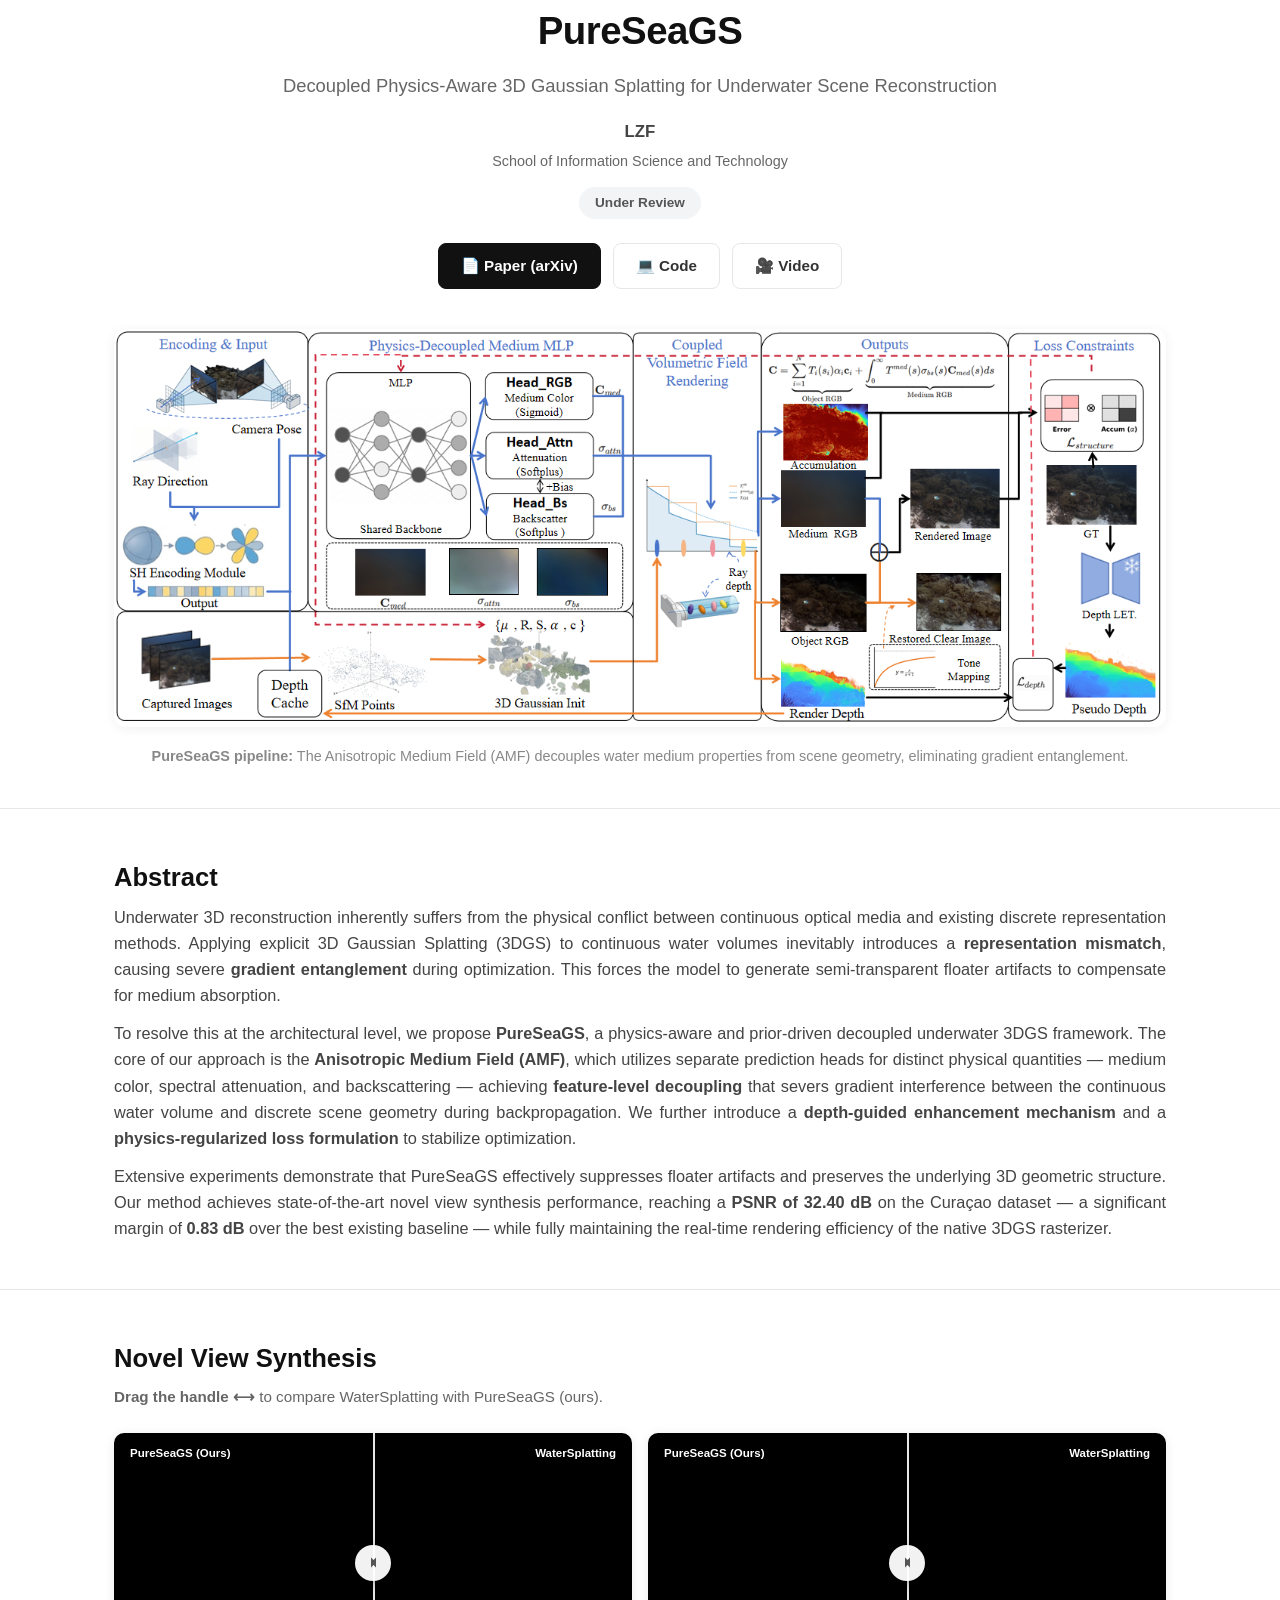
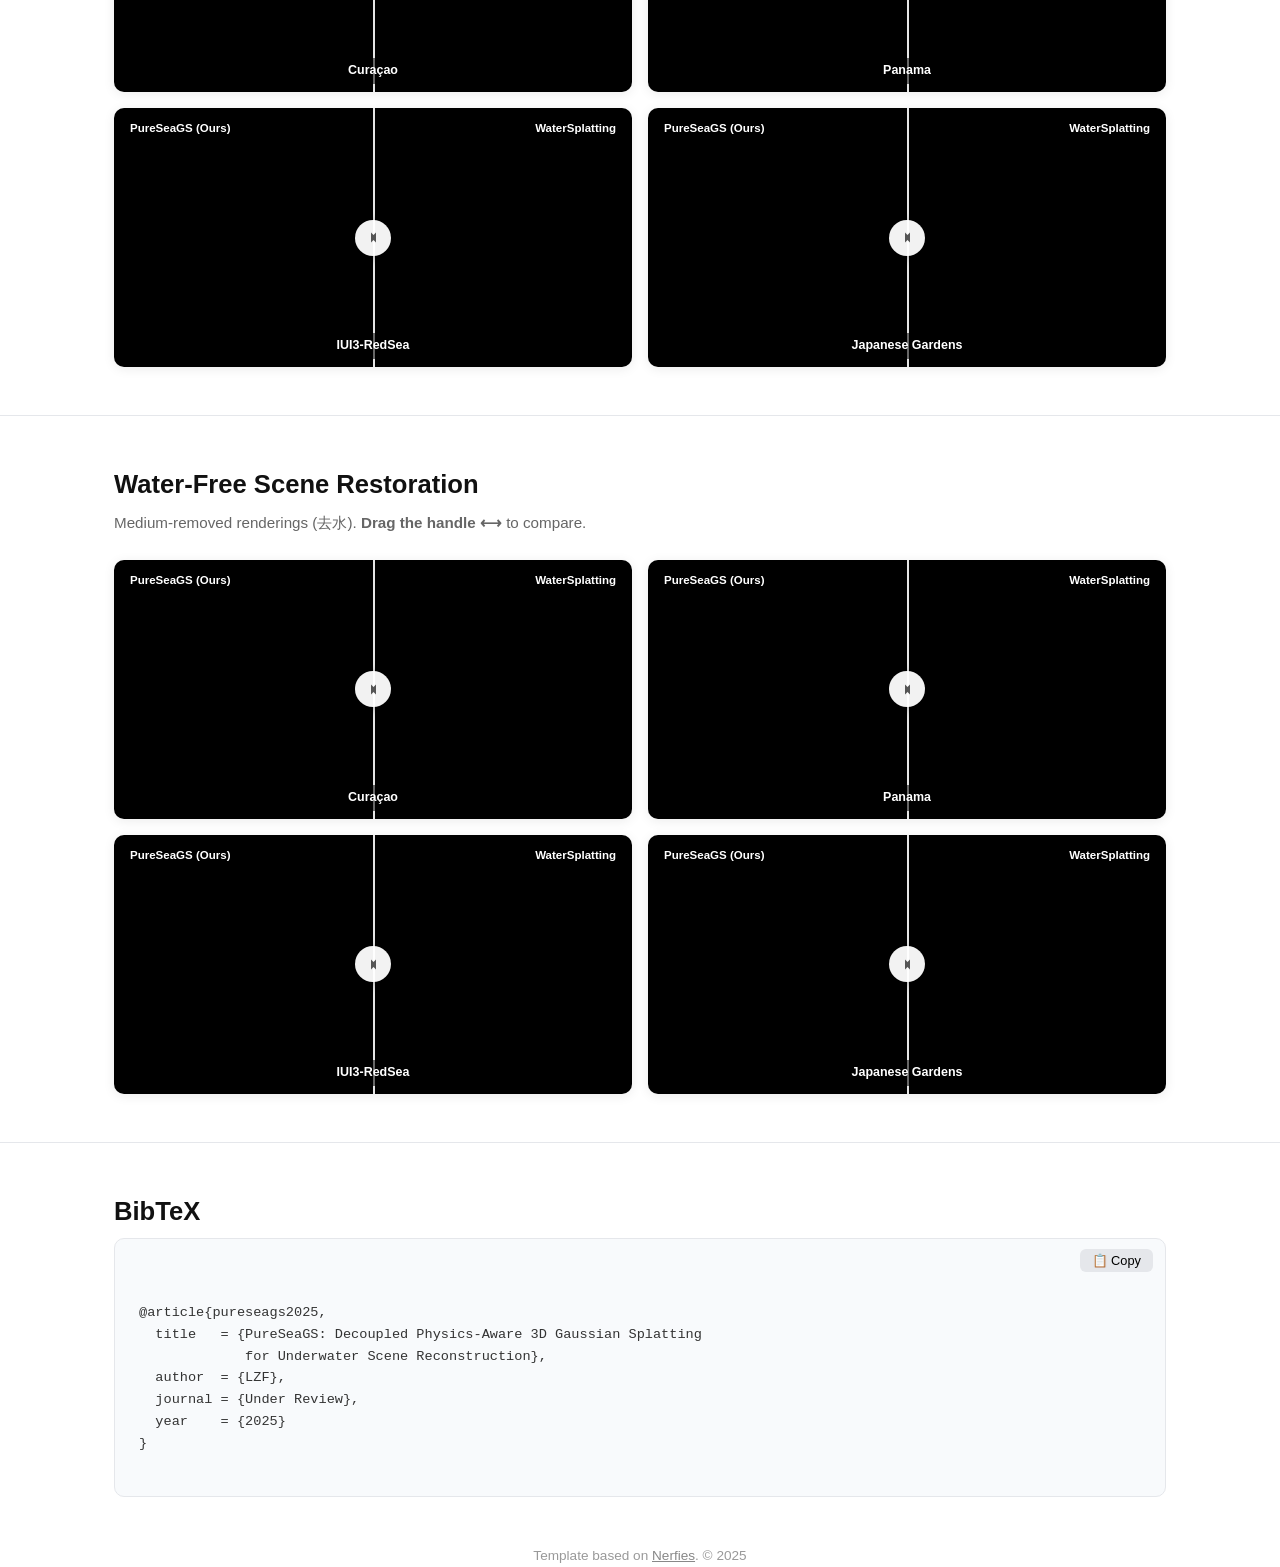
<file: index.html>
<!DOCTYPE html>
<html lang="en">
<head>
  <meta charset="UTF-8">
  <meta name="viewport" content="width=device-width, initial-scale=1.0">
  <meta name="description" content="PureSeaGS: Decoupled Physics-Aware 3D Gaussian Splatting for Underwater Scene Reconstruction">
  <title>PureSeaGS | Physics-Aware Underwater 3DGS</title>

  <style>
    *, *::before, *::after { box-sizing: border-box; margin: 0; padding: 0; }

    :root {
      --bg: #ffffff; --text: #333333; --text-muted: #666666;
      --accent: #2563eb; --border: #e5e7eb; --code-bg: #f8fafc;
      --max-width: 1100px;
    }

    body {
      font-family: -apple-system, BlinkMacSystemFont, 'Segoe UI', Roboto, 'Helvetica Neue', Arial, sans-serif;
      background: var(--bg); color: var(--text);
      line-height: 1.6; -webkit-font-smoothing: antialiased;
    }

    .container { max-width: var(--max-width); margin: 0 auto; padding: 0 24px; }

    /* === Header === */
    header { padding: 64px 0 24px; text-align: center; }
    header h1 { font-size: 2.4rem; font-weight: 700; color: #111; letter-spacing: -0.5px; }
    header .subtitle { font-size: 1.15rem; color: var(--text-muted); margin-top: 10px; font-weight: 400; }
    header .authors { font-size: 1.05rem; margin-top: 18px; color: #444; }
    header .affiliation { font-size: 0.9rem; color: var(--text-muted); margin-top: 4px; }
    header .venue { display: inline-block; margin-top: 14px; padding: 5px 16px; border-radius: 20px;
      background: #f3f4f6; font-size: 0.85rem; font-weight: 600; color: #555; }

    .btn-row { display: flex; justify-content: center; gap: 12px; margin-top: 24px; flex-wrap: wrap; }
    .btn {
      display: inline-flex; align-items: center; gap: 6px;
      padding: 10px 22px; border-radius: 8px; font-size: 0.95rem; font-weight: 600;
      text-decoration: none; transition: all 0.2s ease;
      border: 1.5px solid var(--border); color: #333; background: #fff;
    }
    .btn:hover { border-color: #bbb; background: #f9fafb; }
    .btn.primary { background: #111; color: #fff; border-color: #111; }
    .btn.primary:hover { background: #333; border-color: #333; }

    /* === Teaser === */
    .teaser { margin: 40px auto; text-align: center; }
    .teaser img { max-width: 100%; border-radius: 12px; box-shadow: 0 2px 12px rgba(0,0,0,0.06); }

    /* === Sections === */
    section { padding: 48px 0; border-top: 1px solid var(--border); }
    section h2 { font-size: 1.6rem; font-weight: 700; margin-bottom: 6px; color: #111; }
    section .section-subtitle { font-size: 0.95rem; color: var(--text-muted); margin-bottom: 24px; }
    section h3 { font-size: 1.1rem; font-weight: 600; margin: 32px 0 12px; color: #222; }

    .abstract p { font-size: 1.02rem; color: #444; text-align: justify; }

    /* ============================================= */
    /* === 2×2 VIDEO COMPARISON GRID =============== */
    /* ============================================= */
    .grid-2x2 {
      display: grid;
      grid-template-columns: 1fr 1fr;
      gap: 16px;
    }
    @media (max-width: 768px) {
      .grid-2x2 { grid-template-columns: 1fr; }
    }

    .slider-wrap {
      position: relative;
      width: 100%;
      border-radius: 10px;
      overflow: hidden;
      box-shadow: 0 2px 12px rgba(0,0,0,0.08);
      background: #000;
      cursor: ew-resize;
      user-select: none;
      -webkit-user-select: none;
      touch-action: none;
    }

    .slider-wrap .vid-base {
      display: block;
      width: 100%;
    }

    .slider-clip {
      position: absolute;
      top: 0; left: 0;
      height: 100%;
      overflow: hidden;
      pointer-events: none;
    }
    .slider-clip video {
      position: absolute;
      top: 0; left: 0;
      height: 100%;
      display: block;
    }

    .slider-line {
      position: absolute;
      top: 0; bottom: 0;
      width: 2px;
      background: rgba(255,255,255,0.9);
      pointer-events: none;
      z-index: 2;
    }

    .slider-handle {
      position: absolute;
      top: 50%;
      width: 36px; height: 36px;
      margin-left: -18px; margin-top: -18px;
      background: rgba(255,255,255,0.95);
      border-radius: 50%;
      display: flex; align-items: center; justify-content: center;
      pointer-events: none;
      z-index: 3;
      box-shadow: 0 2px 12px rgba(0,0,0,0.3);
    }
    .slider-handle svg { width: 15px; height: 15px; fill: #555; }

    .slider-label {
      position: absolute; top: 8px;
      padding: 3px 8px;
      font-size: 0.72rem; font-weight: 600;
      color: #fff;
      background: rgba(0,0,0,0.55);
      border-radius: 4px;
      pointer-events: none;
      z-index: 4;
    }
    .slider-label.left  { left: 8px; }
    .slider-label.right { right: 8px; }

    .scene-name {
      position: absolute; bottom: 8px; left: 50%;
      transform: translateX(-50%);
      padding: 3px 10px;
      font-size: 0.78rem; font-weight: 600;
      color: #fff;
      background: rgba(0,0,0,0.55);
      border-radius: 4px;
      pointer-events: none;
      z-index: 4;
      white-space: nowrap;
    }

    /* === BibTeX === */
    .bibtex-box { position: relative; background: var(--code-bg); border: 1px solid var(--border);
      border-radius: 10px; padding: 20px 24px; font-family: 'SF Mono', 'Fira Code', 'Cascadia Code', monospace;
      font-size: 0.85rem; overflow-x: auto; white-space: pre-wrap; word-break: break-all; }
    .copy-btn { position: absolute; top: 10px; right: 12px; padding: 4px 12px;
      font-size: 0.8rem; background: #e5e7eb; border: none; border-radius: 6px; cursor: pointer; }
    .copy-btn:hover { background: #d1d5db; }

    footer { text-align: center; padding: 32px 0 48px; font-size: 0.85rem; color: #999; }
    footer a { color: #888; }

    @media (max-width: 640px) {
      header h1 { font-size: 1.6rem; }
      .btn { padding: 8px 16px; font-size: 0.85rem; }
      .slider-handle { width: 36px; height: 36px; margin-left: -18px; margin-top: -18px; }
    }
  </style>
</head>
<body>

<!-- ===== Header ===== -->
<header class="container">
  <h1>PureSeaGS</h1>
  <p class="subtitle">Decoupled Physics-Aware 3D Gaussian Splatting for Underwater Scene Reconstruction</p>
  <p class="authors"><strong>LZF</strong></p>
  <p class="affiliation">School of Information Science and Technology</p>
  <span class="venue">Under Review</span>

  <div class="btn-row">
    <a href="#" class="btn primary">📄 Paper (arXiv)</a>
    <a href="https://github.com/puresea-gs/pureseags" class="btn">💻 Code</a>
    <a href="#" class="btn">🎥 Video</a>
  </div>
</header>

<!-- ===== Teaser ===== -->
<div class="teaser container">
  <img src="pipeline.png" alt="PureSeaGS Pipeline" />
  <p style="color: #888; font-size: 0.9rem; margin-top: 10px;">
    <strong>PureSeaGS pipeline:</strong> The Anisotropic Medium Field (AMF) decouples water medium properties
    from scene geometry, eliminating gradient entanglement.
  </p>
</div>

<!-- ===== Abstract ===== -->
<section class="abstract">
  <div class="container">
    <h2>Abstract</h2>
    <p>
      Underwater 3D reconstruction inherently suffers from the physical conflict between continuous optical media
      and existing discrete representation methods. Applying explicit 3D Gaussian Splatting (3DGS) to continuous
      water volumes inevitably introduces a <strong>representation mismatch</strong>, causing severe
      <strong>gradient entanglement</strong> during optimization. This forces the model to generate semi-transparent
      floater artifacts to compensate for medium absorption.
    </p>
    <p style="margin-top:12px;">
      To resolve this at the architectural level, we propose <strong>PureSeaGS</strong>, a physics-aware and
      prior-driven decoupled underwater 3DGS framework. The core of our approach is the
      <strong>Anisotropic Medium Field (AMF)</strong>, which utilizes separate prediction heads for distinct
      physical quantities — medium color, spectral attenuation, and backscattering — achieving
      <strong>feature-level decoupling</strong> that severs gradient interference between the continuous water
      volume and discrete scene geometry during backpropagation. We further introduce a
      <strong>depth-guided enhancement mechanism</strong> and a <strong>physics-regularized loss formulation</strong>
      to stabilize optimization.
    </p>
    <p style="margin-top:12px;">
      Extensive experiments demonstrate that PureSeaGS effectively suppresses floater artifacts and preserves
      the underlying 3D geometric structure. Our method achieves state-of-the-art novel view synthesis performance,
      reaching a <strong>PSNR of 32.40 dB</strong> on the Cura&ccedil;ao dataset — a significant margin of
      <strong>0.83 dB</strong> over the best existing baseline — while fully maintaining the real-time rendering
      efficiency of the native 3DGS rasterizer.
    </p>
  </div>
</section>

<!-- ===== NVS 2×2 Comparison Grid ===== -->
<section>
  <div class="container">
    <h2>Novel View Synthesis</h2>
    <p class="section-subtitle">
      <strong>Drag the handle ⟷</strong> to compare WaterSplatting with PureSeaGS (ours).
    </p>

    <div class="grid-2x2">

      <!-- Curasao -->
      <div class="slider-wrap" id="s-curasao">
        <video class="vid-base" id="v-curasao-ws" src="videos/curasao_ws_slow.mp4" muted loop playsinline></video>
        <div class="slider-clip" id="clip-curasao">
          <video id="v-curasao-ps" src="videos/curasao_ps_slow.mp4" muted loop playsinline></video>
        </div>
        <div class="slider-line" id="line-curasao"></div>
        <div class="slider-handle" id="handle-curasao">
          <svg viewBox="0 0 24 24"><path d="M8 4l8 8-8 8z"/><path d="M16 4l-8 8 8 8z"/></svg>
        </div>
        <div class="slider-label left">PureSeaGS (Ours)</div>
        <div class="slider-label right">WaterSplatting</div>
        <div class="scene-name">Cura&ccedil;ao</div>
      </div>

      <!-- Panama -->
      <div class="slider-wrap" id="s-panama">
        <video class="vid-base" id="v-panama-ws" src="videos/panama_ws_slow.mp4" muted loop playsinline></video>
        <div class="slider-clip" id="clip-panama">
          <video id="v-panama-ps" src="videos/panama_ps_slow.mp4" muted loop playsinline></video>
        </div>
        <div class="slider-line" id="line-panama"></div>
        <div class="slider-handle" id="handle-panama">
          <svg viewBox="0 0 24 24"><path d="M8 4l8 8-8 8z"/><path d="M16 4l-8 8 8 8z"/></svg>
        </div>
        <div class="slider-label left">PureSeaGS (Ours)</div>
        <div class="slider-label right">WaterSplatting</div>
        <div class="scene-name">Panama</div>
      </div>

      <!-- IUI3 -->
      <div class="slider-wrap" id="s-iui3">
        <video class="vid-base" id="v-iui3-ws" src="videos/iui3_ws_slow.mp4" muted loop playsinline></video>
        <div class="slider-clip" id="clip-iui3">
          <video id="v-iui3-ps" src="videos/iui3_ps_slow.mp4" muted loop playsinline></video>
        </div>
        <div class="slider-line" id="line-iui3"></div>
        <div class="slider-handle" id="handle-iui3">
          <svg viewBox="0 0 24 24"><path d="M8 4l8 8-8 8z"/><path d="M16 4l-8 8 8 8z"/></svg>
        </div>
        <div class="slider-label left">PureSeaGS (Ours)</div>
        <div class="slider-label right">WaterSplatting</div>
        <div class="scene-name">IUI3-RedSea</div>
      </div>

      <!-- Japanese Gardens -->
      <div class="slider-wrap" id="s-japanese">
        <video class="vid-base" id="v-japanese-ws" src="videos/japanese_ws_slow.mp4" muted loop playsinline></video>
        <div class="slider-clip" id="clip-japanese">
          <video id="v-japanese-ps" src="videos/japanese_ps_slow.mp4" muted loop playsinline></video>
        </div>
        <div class="slider-line" id="line-japanese"></div>
        <div class="slider-handle" id="handle-japanese">
          <svg viewBox="0 0 24 24"><path d="M8 4l8 8-8 8z"/><path d="M16 4l-8 8 8 8z"/></svg>
        </div>
        <div class="slider-label left">PureSeaGS (Ours)</div>
        <div class="slider-label right">WaterSplatting</div>
        <div class="scene-name">Japanese Gardens</div>
      </div>

    </div>
  </div>
</section>

<!-- ===== Water-Free Restoration 2×2 Grid ===== -->
<section>
  <div class="container">
    <h2>Water-Free Scene Restoration</h2>
    <p class="section-subtitle">
      Medium-removed renderings (去水). <strong>Drag the handle ⟷</strong> to compare.
    </p>

    <div class="grid-2x2">

      <!-- Curasao Clear -->
      <div class="slider-wrap" id="s-curasao-clear">
        <video class="vid-base" id="v-curasao-clear-ws" src="videos/curasao_ws_clear_slow.mp4" muted loop playsinline></video>
        <div class="slider-clip" id="clip-curasao-clear">
          <video id="v-curasao-clear-ps" src="videos/curasao_ps_clear_slow.mp4" muted loop playsinline></video>
        </div>
        <div class="slider-line" id="line-curasao-clear"></div>
        <div class="slider-handle" id="handle-curasao-clear">
          <svg viewBox="0 0 24 24"><path d="M8 4l8 8-8 8z"/><path d="M16 4l-8 8 8 8z"/></svg>
        </div>
        <div class="slider-label left">PureSeaGS (Ours)</div>
        <div class="slider-label right">WaterSplatting</div>
        <div class="scene-name">Cura&ccedil;ao</div>
      </div>

      <!-- Panama Clear -->
      <div class="slider-wrap" id="s-panama-clear">
        <video class="vid-base" id="v-panama-clear-ws" src="videos/panama_ws_clear_slow.mp4" muted loop playsinline></video>
        <div class="slider-clip" id="clip-panama-clear">
          <video id="v-panama-clear-ps" src="videos/panama_ps_clear_slow.mp4" muted loop playsinline></video>
        </div>
        <div class="slider-line" id="line-panama-clear"></div>
        <div class="slider-handle" id="handle-panama-clear">
          <svg viewBox="0 0 24 24"><path d="M8 4l8 8-8 8z"/><path d="M16 4l-8 8 8 8z"/></svg>
        </div>
        <div class="slider-label left">PureSeaGS (Ours)</div>
        <div class="slider-label right">WaterSplatting</div>
        <div class="scene-name">Panama</div>
      </div>

      <!-- IUI3 Clear -->
      <div class="slider-wrap" id="s-iui3-clear">
        <video class="vid-base" id="v-iui3-clear-ws" src="videos/iui3_ws_clear_slow.mp4" muted loop playsinline></video>
        <div class="slider-clip" id="clip-iui3-clear">
          <video id="v-iui3-clear-ps" src="videos/iui3_ps_clear_slow.mp4" muted loop playsinline></video>
        </div>
        <div class="slider-line" id="line-iui3-clear"></div>
        <div class="slider-handle" id="handle-iui3-clear">
          <svg viewBox="0 0 24 24"><path d="M8 4l8 8-8 8z"/><path d="M16 4l-8 8 8 8z"/></svg>
        </div>
        <div class="slider-label left">PureSeaGS (Ours)</div>
        <div class="slider-label right">WaterSplatting</div>
        <div class="scene-name">IUI3-RedSea</div>
      </div>

      <!-- Japanese Clear -->
      <div class="slider-wrap" id="s-japanese-clear">
        <video class="vid-base" id="v-japanese-clear-ws" src="videos/japanese_ws_clear_slow.mp4" muted loop playsinline></video>
        <div class="slider-clip" id="clip-japanese-clear">
          <video id="v-japanese-clear-ps" src="videos/japanese_ps_clear_slow.mp4" muted loop playsinline></video>
        </div>
        <div class="slider-line" id="line-japanese-clear"></div>
        <div class="slider-handle" id="handle-japanese-clear">
          <svg viewBox="0 0 24 24"><path d="M8 4l8 8-8 8z"/><path d="M16 4l-8 8 8 8z"/></svg>
        </div>
        <div class="slider-label left">PureSeaGS (Ours)</div>
        <div class="slider-label right">WaterSplatting</div>
        <div class="scene-name">Japanese Gardens</div>
      </div>

    </div>
  </div>
</section>

<!-- ===== BibTeX ===== -->
<section>
  <div class="container">
    <h2>BibTeX</h2>
    <div class="bibtex-box">
      <button class="copy-btn" onclick="navigator.clipboard.writeText(this.parentElement.textContent.replace('📋 Copy','').trim())">📋 Copy</button>
@article{pureseags2025,
  title   = {PureSeaGS: Decoupled Physics-Aware 3D Gaussian Splatting
             for Underwater Scene Reconstruction},
  author  = {LZF},
  journal = {Under Review},
  year    = {2025}
}
    </div>
  </div>
</section>

<footer class="container">
  <p>Template based on <a href="https://nerfies.github.io/">Nerfies</a>. &copy; 2025</p>
</footer>

<script>
(function() {
  const scenes = ['curasao', 'panama', 'iui3', 'japanese',
                   'curasao-clear', 'panama-clear', 'iui3-clear', 'japanese-clear'];

  scenes.forEach(scene => {
    const wrap   = document.getElementById('s-' + scene);
    const wsVid  = document.getElementById('v-' + scene + '-ws');
    const psVid  = document.getElementById('v-' + scene + '-ps');
    const clip   = document.getElementById('clip-' + scene);
    const line   = document.getElementById('line-' + scene);
    const handle = document.getElementById('handle-' + scene);

    if (!wrap || !wsVid || !psVid) return;

    let fraction = 0.5; // 0 = all WS (PS hidden), 1 = all PS (WS hidden)
    let dragging = false;

    // Left edge of PS overlay = slider position
    // fraction=0 → overlay width 0% → all WS
    // fraction=1 → overlay width 100% → all PS
    function updateClip() {
      var w = wrap.offsetWidth;
      psVid.style.width = w + 'px';
      clip.style.width = (fraction * 100) + '%';
      clip.style.clipPath = 'none';
      line.style.left = (fraction * 100) + '%';
      handle.style.left = (fraction * 100) + '%';
    }
    updateClip();
    window.addEventListener('resize', updateClip);

    let retryTimer = null;

    function keepOursPlaying() {
      if (wsVid.paused || !psVid.paused || psVid.ended || psVid.readyState < HTMLMediaElement.HAVE_CURRENT_DATA) return;
      const playPromise = psVid.play();
      if (playPromise && typeof playPromise.catch === 'function') {
        playPromise.catch(function() {});
      }
    }

    function retryOursPlayback() {
      clearTimeout(retryTimer);
      retryTimer = setTimeout(function() {
        if (!wsVid.paused) keepOursPlaying();
      }, 150);
    }

    // --- Sync: rAF continuous sync (WS master → PS slave), drift-proof ---
    function syncLoop() {
      if (!dragging && !wsVid.paused &&
          psVid.readyState >= HTMLMediaElement.HAVE_CURRENT_DATA && !psVid.seeking) {
        const drift = psVid.currentTime - wsVid.currentTime;
        if (Math.abs(drift) > 0.25) {
          psVid.currentTime = wsVid.currentTime;
          psVid.playbackRate = 1;
        } else {
          const targetRate = Math.abs(drift) < 0.03 ? 1 : (drift < 0 ? 1.02 : 0.98);
          if (psVid.playbackRate !== targetRate) psVid.playbackRate = targetRate;
        }
        keepOursPlaying();
      }
      requestAnimationFrame(syncLoop);
    }
    syncLoop();

    // Event-based sync for play/pause coordination
    wsVid.addEventListener('play',  function() {
      if (psVid.readyState >= HTMLMediaElement.HAVE_CURRENT_DATA) {
        psVid.currentTime = wsVid.currentTime;
      }
      keepOursPlaying();
    });
    wsVid.addEventListener('pause', function() { psVid.pause(); psVid.playbackRate = 1; });
    ['canplay', 'canplaythrough', 'loadeddata', 'playing', 'progress', 'stalled', 'waiting'].forEach(function(eventName) {
      psVid.addEventListener(eventName, retryOursPlayback);
    });

    // --- Pointer / touch drag ---
    function pointerToFraction(e) {
      const rect = wrap.getBoundingClientRect();
      const x = e.touches ? e.touches[0].clientX : e.clientX;
      return Math.max(0.02, Math.min(0.98, (x - rect.left) / rect.width));
    }

    wrap.addEventListener('pointerdown', function(e) {
      dragging = true;
      wrap.setPointerCapture(e.pointerId);
      fraction = pointerToFraction(e);
      psVid.playbackRate = 1;
      updateClip();
    });

    wrap.addEventListener('pointermove', function(e) {
      if (!dragging) return;
      fraction = pointerToFraction(e);
      updateClip();
    });

    function stopDrag(e) {
      if (!dragging) return;
      dragging = false;
      wrap.releasePointerCapture(e.pointerId);
      psVid.playbackRate = 1;
    }
    wrap.addEventListener('pointerup', stopDrag);
    wrap.addEventListener('pointerleave', stopDrag);

    // --- Start playing loop ---
    wsVid.loop = true;
    psVid.loop = true;
    wsVid.play().catch(function() {});
    psVid.play().catch(function() {});
  });
})();
</script>

</body>
</html>
</file>
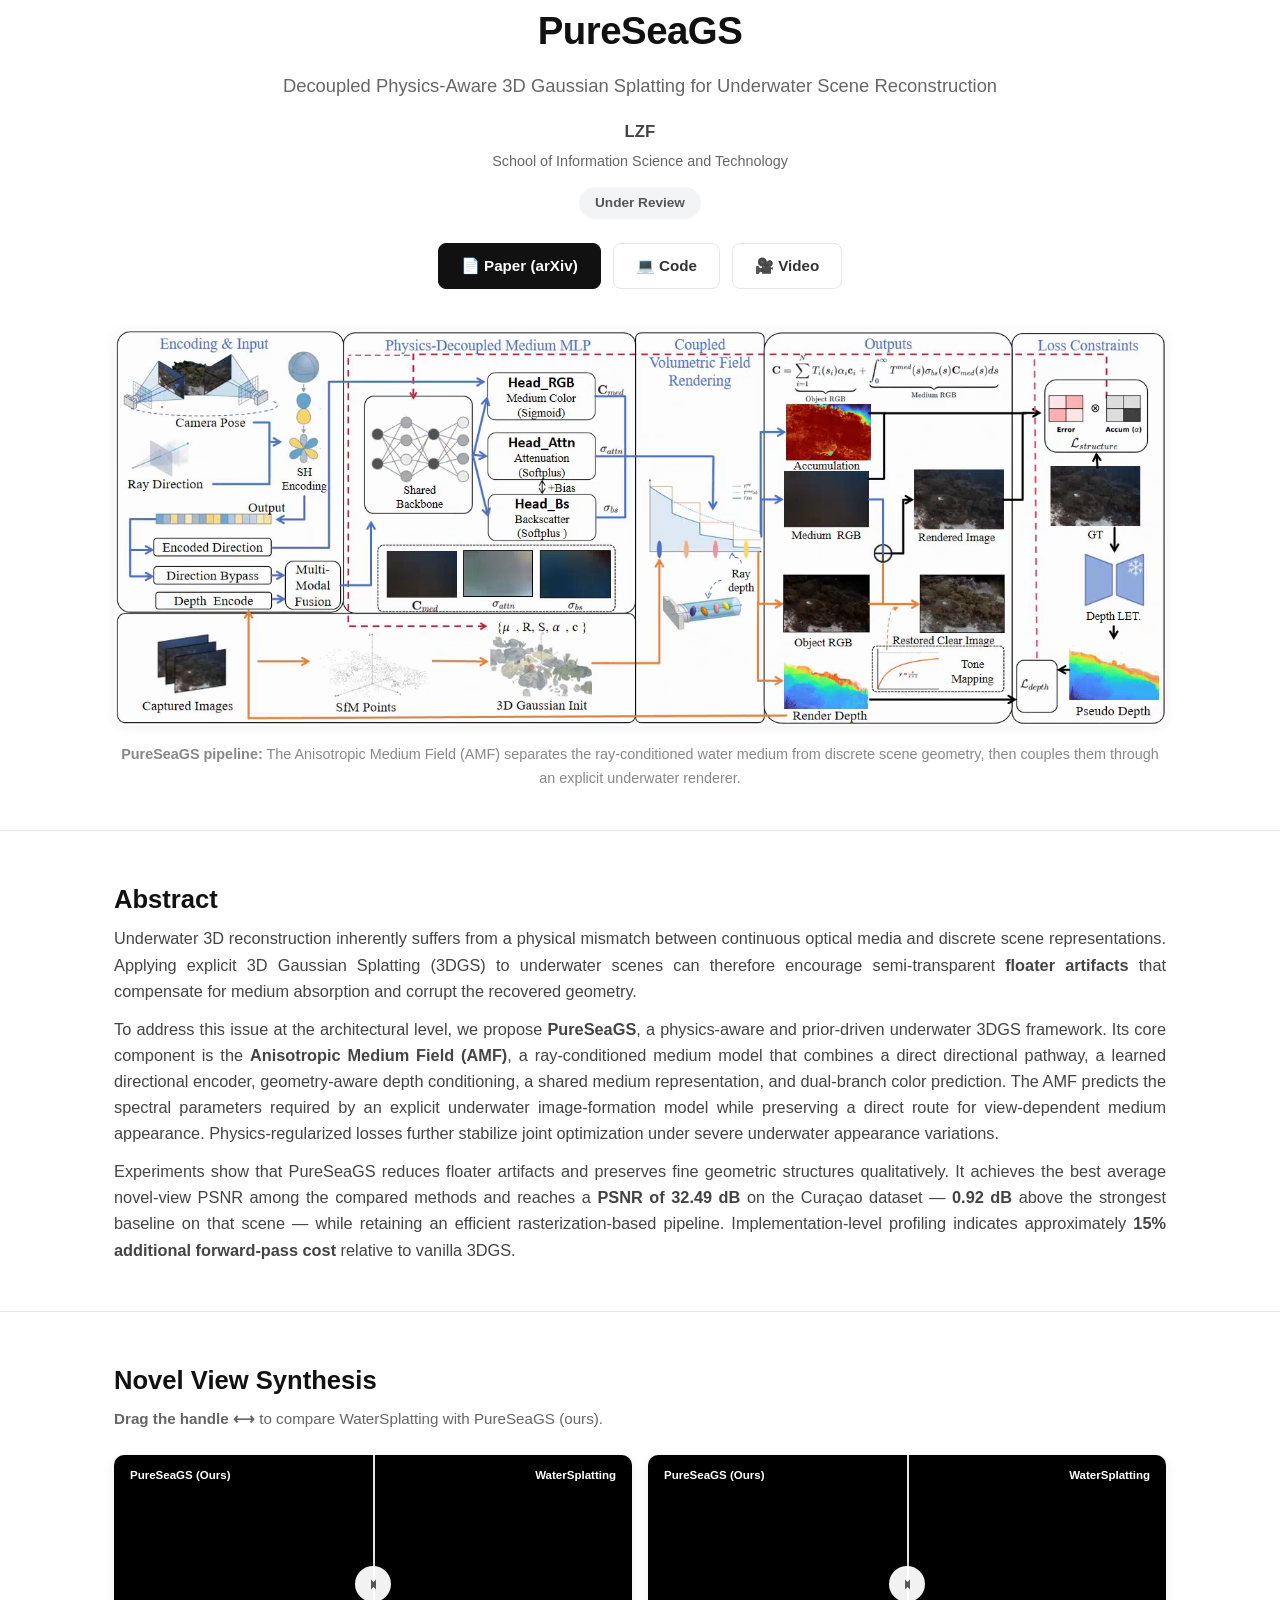
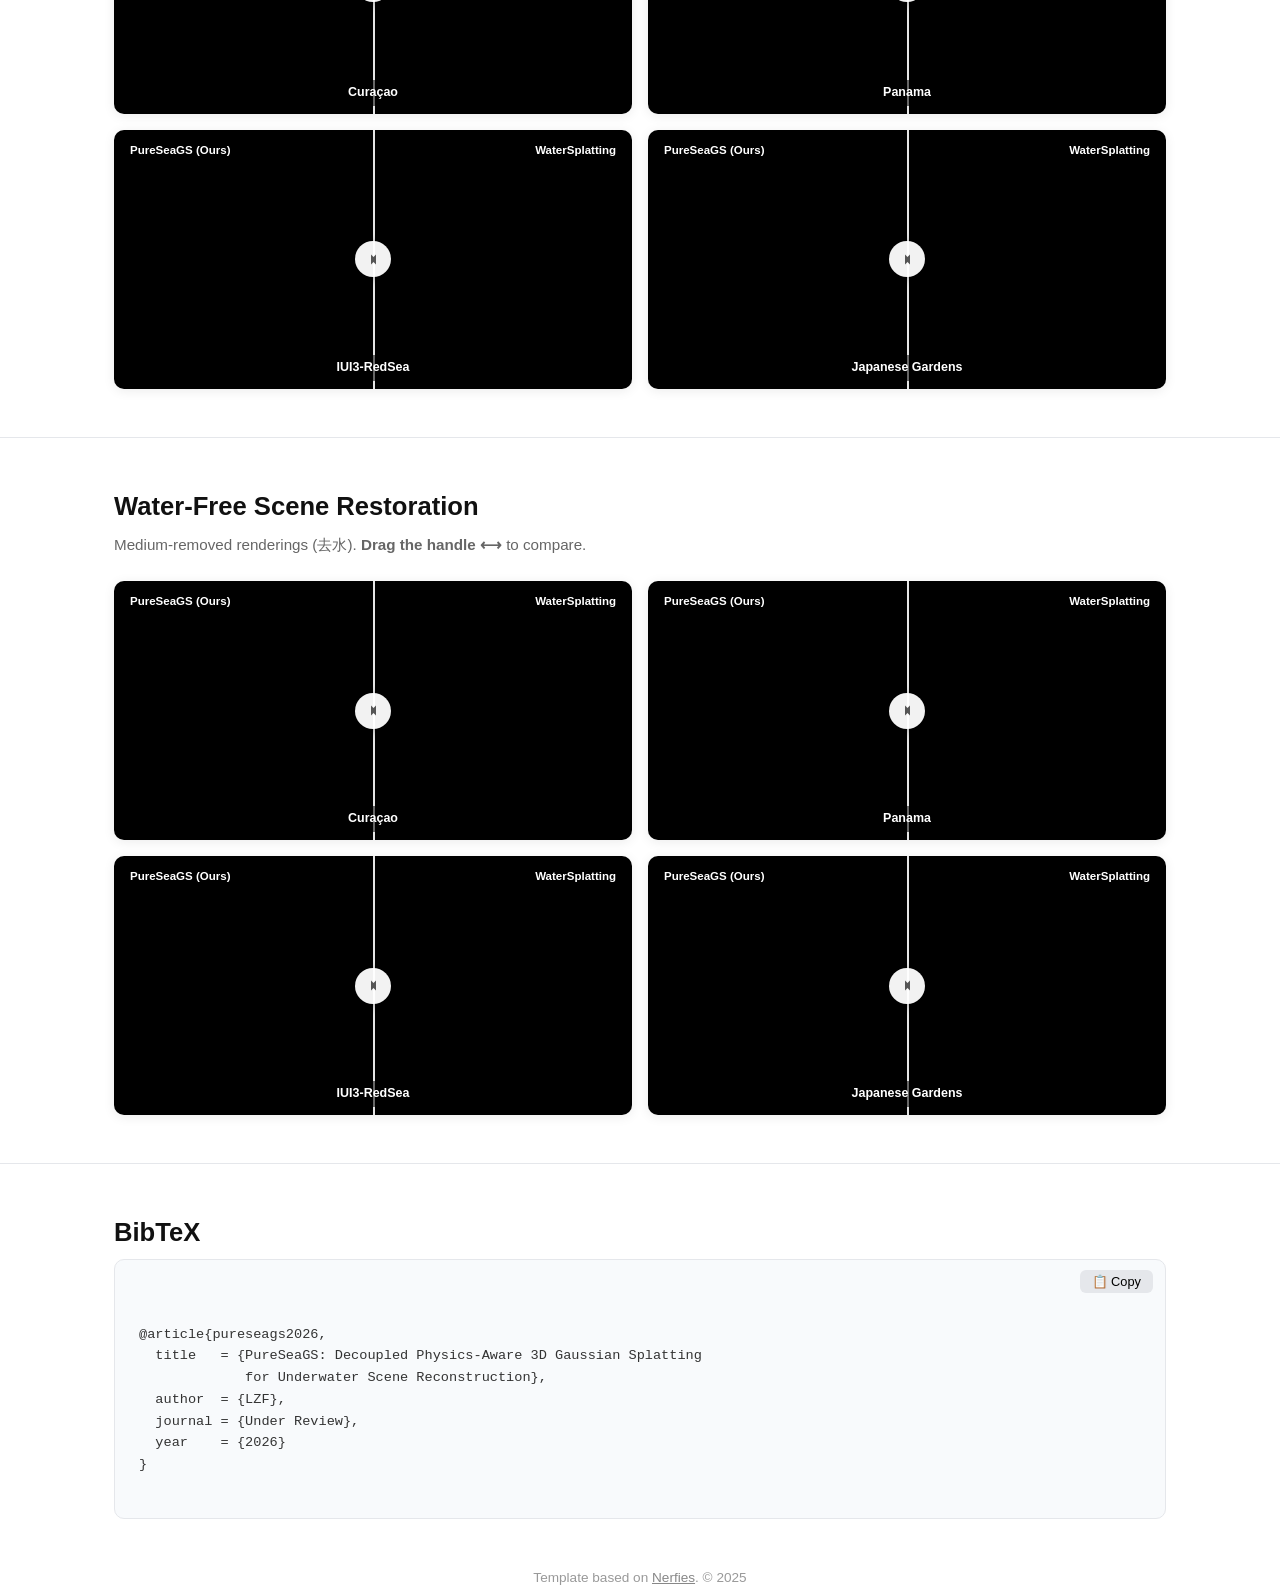
<file: docs/index.html>
<!DOCTYPE html>
<html lang="en">
<head>
  <meta charset="UTF-8">
  <meta name="viewport" content="width=device-width, initial-scale=1.0">
  <meta name="description" content="PureSeaGS: Decoupled Physics-Aware 3D Gaussian Splatting for Underwater Scene Reconstruction">
  <title>PureSeaGS | Physics-Aware Underwater 3DGS</title>

  <style>
    *, *::before, *::after { box-sizing: border-box; margin: 0; padding: 0; }

    :root {
      --bg: #ffffff; --text: #333333; --text-muted: #666666;
      --accent: #2563eb; --border: #e5e7eb; --code-bg: #f8fafc;
      --max-width: 1100px;
    }

    body {
      font-family: -apple-system, BlinkMacSystemFont, 'Segoe UI', Roboto, 'Helvetica Neue', Arial, sans-serif;
      background: var(--bg); color: var(--text);
      line-height: 1.6; -webkit-font-smoothing: antialiased;
    }

    .container { max-width: var(--max-width); margin: 0 auto; padding: 0 24px; }

    /* === Header === */
    header { padding: 64px 0 24px; text-align: center; }
    header h1 { font-size: 2.4rem; font-weight: 700; color: #111; letter-spacing: -0.5px; }
    header .subtitle { font-size: 1.15rem; color: var(--text-muted); margin-top: 10px; font-weight: 400; }
    header .authors { font-size: 1.05rem; margin-top: 18px; color: #444; }
    header .affiliation { font-size: 0.9rem; color: var(--text-muted); margin-top: 4px; }
    header .venue { display: inline-block; margin-top: 14px; padding: 5px 16px; border-radius: 20px;
      background: #f3f4f6; font-size: 0.85rem; font-weight: 600; color: #555; }

    .btn-row { display: flex; justify-content: center; gap: 12px; margin-top: 24px; flex-wrap: wrap; }
    .btn {
      display: inline-flex; align-items: center; gap: 6px;
      padding: 10px 22px; border-radius: 8px; font-size: 0.95rem; font-weight: 600;
      text-decoration: none; transition: all 0.2s ease;
      border: 1.5px solid var(--border); color: #333; background: #fff;
    }
    .btn:hover { border-color: #bbb; background: #f9fafb; }
    .btn.primary { background: #111; color: #fff; border-color: #111; }
    .btn.primary:hover { background: #333; border-color: #333; }

    /* === Teaser === */
    .teaser { margin: 40px auto; text-align: center; }
    .teaser img { max-width: 100%; border-radius: 12px; box-shadow: 0 2px 12px rgba(0,0,0,0.06); }

    /* === Sections === */
    section { padding: 48px 0; border-top: 1px solid var(--border); }
    section h2 { font-size: 1.6rem; font-weight: 700; margin-bottom: 6px; color: #111; }
    section .section-subtitle { font-size: 0.95rem; color: var(--text-muted); margin-bottom: 24px; }
    section h3 { font-size: 1.1rem; font-weight: 600; margin: 32px 0 12px; color: #222; }

    .abstract p { font-size: 1.02rem; color: #444; text-align: justify; }

    /* ============================================= */
    /* === 2×2 VIDEO COMPARISON GRID =============== */
    /* ============================================= */
    .grid-2x2 {
      display: grid;
      grid-template-columns: 1fr 1fr;
      gap: 16px;
    }
    @media (max-width: 768px) {
      .grid-2x2 { grid-template-columns: 1fr; }
    }

    .slider-wrap {
      position: relative;
      width: 100%;
      border-radius: 10px;
      overflow: hidden;
      box-shadow: 0 2px 12px rgba(0,0,0,0.08);
      background: #000;
      cursor: ew-resize;
      user-select: none;
      -webkit-user-select: none;
      touch-action: none;
    }

    .slider-wrap .vid-base {
      display: block;
      width: 100%;
    }

    .slider-clip {
      position: absolute;
      top: 0; left: 0;
      height: 100%;
      overflow: hidden;
      pointer-events: none;
    }
    .slider-clip video {
      position: absolute;
      top: 0; left: 0;
      height: 100%;
      display: block;
    }

    .slider-line {
      position: absolute;
      top: 0; bottom: 0;
      width: 2px;
      background: rgba(255,255,255,0.9);
      pointer-events: none;
      z-index: 2;
    }

    .slider-handle {
      position: absolute;
      top: 50%;
      width: 36px; height: 36px;
      margin-left: -18px; margin-top: -18px;
      background: rgba(255,255,255,0.95);
      border-radius: 50%;
      display: flex; align-items: center; justify-content: center;
      pointer-events: none;
      z-index: 3;
      box-shadow: 0 2px 12px rgba(0,0,0,0.3);
    }
    .slider-handle svg { width: 15px; height: 15px; fill: #555; }

    .slider-label {
      position: absolute; top: 8px;
      padding: 3px 8px;
      font-size: 0.72rem; font-weight: 600;
      color: #fff;
      background: rgba(0,0,0,0.55);
      border-radius: 4px;
      pointer-events: none;
      z-index: 4;
    }
    .slider-label.left  { left: 8px; }
    .slider-label.right { right: 8px; }

    .scene-name {
      position: absolute; bottom: 8px; left: 50%;
      transform: translateX(-50%);
      padding: 3px 10px;
      font-size: 0.78rem; font-weight: 600;
      color: #fff;
      background: rgba(0,0,0,0.55);
      border-radius: 4px;
      pointer-events: none;
      z-index: 4;
      white-space: nowrap;
    }

    /* === BibTeX === */
    .bibtex-box { position: relative; background: var(--code-bg); border: 1px solid var(--border);
      border-radius: 10px; padding: 20px 24px; font-family: 'SF Mono', 'Fira Code', 'Cascadia Code', monospace;
      font-size: 0.85rem; overflow-x: auto; white-space: pre-wrap; word-break: break-all; }
    .copy-btn { position: absolute; top: 10px; right: 12px; padding: 4px 12px;
      font-size: 0.8rem; background: #e5e7eb; border: none; border-radius: 6px; cursor: pointer; }
    .copy-btn:hover { background: #d1d5db; }

    footer { text-align: center; padding: 32px 0 48px; font-size: 0.85rem; color: #999; }
    footer a { color: #888; }

    @media (max-width: 640px) {
      header h1 { font-size: 1.6rem; }
      .btn { padding: 8px 16px; font-size: 0.85rem; }
      .slider-handle { width: 36px; height: 36px; margin-left: -18px; margin-top: -18px; }
    }
  </style>
</head>
<body>

<!-- ===== Header ===== -->
<header class="container">
  <h1>PureSeaGS</h1>
  <p class="subtitle">Decoupled Physics-Aware 3D Gaussian Splatting for Underwater Scene Reconstruction</p>
  <p class="authors"><strong>LZF</strong></p>
  <p class="affiliation">School of Information Science and Technology</p>
  <span class="venue">Under Review</span>

  <div class="btn-row">
    <a href="#" class="btn primary">📄 Paper (arXiv)</a>
    <a href="https://github.com/puresea-gs/pureseags" class="btn">💻 Code</a>
    <a href="#" class="btn">🎥 Video</a>
  </div>
</header>

<!-- ===== Teaser ===== -->
<div class="teaser container">
  <img src="pipeline.png" alt="PureSeaGS Pipeline" />
  <p style="color: #888; font-size: 0.9rem; margin-top: 10px;">
    <strong>PureSeaGS pipeline:</strong> The Anisotropic Medium Field (AMF) separates the ray-conditioned water
    medium from discrete scene geometry, then couples them through an explicit underwater renderer.
  </p>
</div>

<!-- ===== Abstract ===== -->
<section class="abstract">
  <div class="container">
    <h2>Abstract</h2>
    <p>
      Underwater 3D reconstruction inherently suffers from a physical mismatch between continuous optical media
      and discrete scene representations. Applying explicit 3D Gaussian Splatting (3DGS) to underwater scenes can
      therefore encourage semi-transparent <strong>floater artifacts</strong> that compensate for medium absorption
      and corrupt the recovered geometry.
    </p>
    <p style="margin-top:12px;">
      To address this issue at the architectural level, we propose <strong>PureSeaGS</strong>, a physics-aware and
      prior-driven underwater 3DGS framework. Its core component is the
      <strong>Anisotropic Medium Field (AMF)</strong>, a ray-conditioned medium model that combines a direct
      directional pathway, a learned directional encoder, geometry-aware depth conditioning, a shared medium
      representation, and dual-branch color prediction. The AMF predicts the spectral parameters required by an
      explicit underwater image-formation model while preserving a direct route for view-dependent medium
      appearance. Physics-regularized losses further stabilize joint optimization under severe underwater
      appearance variations.
    </p>
    <p style="margin-top:12px;">
      Experiments show that PureSeaGS reduces floater artifacts and preserves fine geometric structures
      qualitatively. It achieves the best average novel-view PSNR among the compared methods and reaches a
      <strong>PSNR of 32.49 dB</strong> on the Cura&ccedil;ao dataset — <strong>0.92 dB</strong> above the strongest
      baseline on that scene — while retaining an efficient rasterization-based pipeline. Implementation-level
      profiling indicates approximately <strong>15% additional forward-pass cost</strong> relative to vanilla 3DGS.
    </p>
  </div>
</section>

<!-- ===== NVS 2×2 Comparison Grid ===== -->
<section>
  <div class="container">
    <h2>Novel View Synthesis</h2>
    <p class="section-subtitle">
      <strong>Drag the handle ⟷</strong> to compare WaterSplatting with PureSeaGS (ours).
    </p>

    <div class="grid-2x2">

      <!-- Curasao -->
      <div class="slider-wrap" id="s-curasao">
        <video class="vid-base" id="v-curasao-ws" src="videos/curasao_ws_slow.mp4" muted loop playsinline></video>
        <div class="slider-clip" id="clip-curasao">
          <video id="v-curasao-ps" src="videos/curasao_ps_slow.mp4" muted loop playsinline></video>
        </div>
        <div class="slider-line" id="line-curasao"></div>
        <div class="slider-handle" id="handle-curasao">
          <svg viewBox="0 0 24 24"><path d="M8 4l8 8-8 8z"/><path d="M16 4l-8 8 8 8z"/></svg>
        </div>
        <div class="slider-label left">PureSeaGS (Ours)</div>
        <div class="slider-label right">WaterSplatting</div>
        <div class="scene-name">Cura&ccedil;ao</div>
      </div>

      <!-- Panama -->
      <div class="slider-wrap" id="s-panama">
        <video class="vid-base" id="v-panama-ws" src="videos/panama_ws_slow.mp4" muted loop playsinline></video>
        <div class="slider-clip" id="clip-panama">
          <video id="v-panama-ps" src="videos/panama_ps_slow.mp4" muted loop playsinline></video>
        </div>
        <div class="slider-line" id="line-panama"></div>
        <div class="slider-handle" id="handle-panama">
          <svg viewBox="0 0 24 24"><path d="M8 4l8 8-8 8z"/><path d="M16 4l-8 8 8 8z"/></svg>
        </div>
        <div class="slider-label left">PureSeaGS (Ours)</div>
        <div class="slider-label right">WaterSplatting</div>
        <div class="scene-name">Panama</div>
      </div>

      <!-- IUI3 -->
      <div class="slider-wrap" id="s-iui3">
        <video class="vid-base" id="v-iui3-ws" src="videos/iui3_ws_slow.mp4" muted loop playsinline></video>
        <div class="slider-clip" id="clip-iui3">
          <video id="v-iui3-ps" src="videos/iui3_ps_slow.mp4" muted loop playsinline></video>
        </div>
        <div class="slider-line" id="line-iui3"></div>
        <div class="slider-handle" id="handle-iui3">
          <svg viewBox="0 0 24 24"><path d="M8 4l8 8-8 8z"/><path d="M16 4l-8 8 8 8z"/></svg>
        </div>
        <div class="slider-label left">PureSeaGS (Ours)</div>
        <div class="slider-label right">WaterSplatting</div>
        <div class="scene-name">IUI3-RedSea</div>
      </div>

      <!-- Japanese Gardens -->
      <div class="slider-wrap" id="s-japanese">
        <video class="vid-base" id="v-japanese-ws" src="videos/japanese_ws_slow.mp4" muted loop playsinline></video>
        <div class="slider-clip" id="clip-japanese">
          <video id="v-japanese-ps" src="videos/japanese_ps_slow.mp4" muted loop playsinline></video>
        </div>
        <div class="slider-line" id="line-japanese"></div>
        <div class="slider-handle" id="handle-japanese">
          <svg viewBox="0 0 24 24"><path d="M8 4l8 8-8 8z"/><path d="M16 4l-8 8 8 8z"/></svg>
        </div>
        <div class="slider-label left">PureSeaGS (Ours)</div>
        <div class="slider-label right">WaterSplatting</div>
        <div class="scene-name">Japanese Gardens</div>
      </div>

    </div>
  </div>
</section>

<!-- ===== Water-Free Restoration 2×2 Grid ===== -->
<section>
  <div class="container">
    <h2>Water-Free Scene Restoration</h2>
    <p class="section-subtitle">
      Medium-removed renderings (去水). <strong>Drag the handle ⟷</strong> to compare.
    </p>

    <div class="grid-2x2">

      <!-- Curasao Clear -->
      <div class="slider-wrap" id="s-curasao-clear">
        <video class="vid-base" id="v-curasao-clear-ws" src="videos/curasao_ws_clear_slow.mp4" muted loop playsinline></video>
        <div class="slider-clip" id="clip-curasao-clear">
          <video id="v-curasao-clear-ps" src="videos/curasao_ps_clear_slow.mp4" muted loop playsinline></video>
        </div>
        <div class="slider-line" id="line-curasao-clear"></div>
        <div class="slider-handle" id="handle-curasao-clear">
          <svg viewBox="0 0 24 24"><path d="M8 4l8 8-8 8z"/><path d="M16 4l-8 8 8 8z"/></svg>
        </div>
        <div class="slider-label left">PureSeaGS (Ours)</div>
        <div class="slider-label right">WaterSplatting</div>
        <div class="scene-name">Cura&ccedil;ao</div>
      </div>

      <!-- Panama Clear -->
      <div class="slider-wrap" id="s-panama-clear">
        <video class="vid-base" id="v-panama-clear-ws" src="videos/panama_ws_clear_slow.mp4" muted loop playsinline></video>
        <div class="slider-clip" id="clip-panama-clear">
          <video id="v-panama-clear-ps" src="videos/panama_ps_clear_slow.mp4" muted loop playsinline></video>
        </div>
        <div class="slider-line" id="line-panama-clear"></div>
        <div class="slider-handle" id="handle-panama-clear">
          <svg viewBox="0 0 24 24"><path d="M8 4l8 8-8 8z"/><path d="M16 4l-8 8 8 8z"/></svg>
        </div>
        <div class="slider-label left">PureSeaGS (Ours)</div>
        <div class="slider-label right">WaterSplatting</div>
        <div class="scene-name">Panama</div>
      </div>

      <!-- IUI3 Clear -->
      <div class="slider-wrap" id="s-iui3-clear">
        <video class="vid-base" id="v-iui3-clear-ws" src="videos/iui3_ws_clear_slow.mp4" muted loop playsinline></video>
        <div class="slider-clip" id="clip-iui3-clear">
          <video id="v-iui3-clear-ps" src="videos/iui3_ps_clear_slow.mp4" muted loop playsinline></video>
        </div>
        <div class="slider-line" id="line-iui3-clear"></div>
        <div class="slider-handle" id="handle-iui3-clear">
          <svg viewBox="0 0 24 24"><path d="M8 4l8 8-8 8z"/><path d="M16 4l-8 8 8 8z"/></svg>
        </div>
        <div class="slider-label left">PureSeaGS (Ours)</div>
        <div class="slider-label right">WaterSplatting</div>
        <div class="scene-name">IUI3-RedSea</div>
      </div>

      <!-- Japanese Clear -->
      <div class="slider-wrap" id="s-japanese-clear">
        <video class="vid-base" id="v-japanese-clear-ws" src="videos/japanese_ws_clear_slow.mp4" muted loop playsinline></video>
        <div class="slider-clip" id="clip-japanese-clear">
          <video id="v-japanese-clear-ps" src="videos/japanese_ps_clear_slow.mp4" muted loop playsinline></video>
        </div>
        <div class="slider-line" id="line-japanese-clear"></div>
        <div class="slider-handle" id="handle-japanese-clear">
          <svg viewBox="0 0 24 24"><path d="M8 4l8 8-8 8z"/><path d="M16 4l-8 8 8 8z"/></svg>
        </div>
        <div class="slider-label left">PureSeaGS (Ours)</div>
        <div class="slider-label right">WaterSplatting</div>
        <div class="scene-name">Japanese Gardens</div>
      </div>

    </div>
  </div>
</section>

<!-- ===== BibTeX ===== -->
<section>
  <div class="container">
    <h2>BibTeX</h2>
    <div class="bibtex-box">
      <button class="copy-btn" onclick="navigator.clipboard.writeText(this.parentElement.textContent.replace('📋 Copy','').trim())">📋 Copy</button>
@article{pureseags2026,
  title   = {PureSeaGS: Decoupled Physics-Aware 3D Gaussian Splatting
             for Underwater Scene Reconstruction},
  author  = {LZF},
  journal = {Under Review},
  year    = {2026}
}
    </div>
  </div>
</section>

<footer class="container">
  <p>Template based on <a href="https://nerfies.github.io/">Nerfies</a>. &copy; 2025</p>
</footer>

<script>
(function() {
  const scenes = ['curasao', 'panama', 'iui3', 'japanese',
                   'curasao-clear', 'panama-clear', 'iui3-clear', 'japanese-clear'];

  scenes.forEach(scene => {
    const wrap   = document.getElementById('s-' + scene);
    const wsVid  = document.getElementById('v-' + scene + '-ws');
    const psVid  = document.getElementById('v-' + scene + '-ps');
    const clip   = document.getElementById('clip-' + scene);
    const line   = document.getElementById('line-' + scene);
    const handle = document.getElementById('handle-' + scene);

    if (!wrap || !wsVid || !psVid) return;

    let fraction = 0.5; // 0 = all WS (PS hidden), 1 = all PS (WS hidden)
    let dragging = false;

    // Left edge of PS overlay = slider position
    // fraction=0 → overlay width 0% → all WS
    // fraction=1 → overlay width 100% → all PS
    function updateClip() {
      var w = wrap.offsetWidth;
      psVid.style.width = w + 'px';
      clip.style.width = (fraction * 100) + '%';
      clip.style.clipPath = 'none';
      line.style.left = (fraction * 100) + '%';
      handle.style.left = (fraction * 100) + '%';
    }
    updateClip();
    window.addEventListener('resize', updateClip);

    let retryTimer = null;

    function keepOursPlaying() {
      if (wsVid.paused || !psVid.paused || psVid.ended || psVid.readyState < HTMLMediaElement.HAVE_CURRENT_DATA) return;
      const playPromise = psVid.play();
      if (playPromise && typeof playPromise.catch === 'function') {
        playPromise.catch(function() {});
      }
    }

    function retryOursPlayback() {
      clearTimeout(retryTimer);
      retryTimer = setTimeout(function() {
        if (!wsVid.paused) keepOursPlaying();
      }, 150);
    }

    // --- Sync: rAF continuous sync (WS master → PS slave), drift-proof ---
    function syncLoop() {
      if (!dragging && !wsVid.paused &&
          psVid.readyState >= HTMLMediaElement.HAVE_CURRENT_DATA && !psVid.seeking) {
        const drift = psVid.currentTime - wsVid.currentTime;
        if (Math.abs(drift) > 0.25) {
          psVid.currentTime = wsVid.currentTime;
          psVid.playbackRate = 1;
        } else {
          const targetRate = Math.abs(drift) < 0.03 ? 1 : (drift < 0 ? 1.02 : 0.98);
          if (psVid.playbackRate !== targetRate) psVid.playbackRate = targetRate;
        }
        keepOursPlaying();
      }
      requestAnimationFrame(syncLoop);
    }
    syncLoop();

    // Event-based sync for play/pause coordination
    wsVid.addEventListener('play',  function() {
      if (psVid.readyState >= HTMLMediaElement.HAVE_CURRENT_DATA) {
        psVid.currentTime = wsVid.currentTime;
      }
      keepOursPlaying();
    });
    wsVid.addEventListener('pause', function() { psVid.pause(); psVid.playbackRate = 1; });
    ['canplay', 'canplaythrough', 'loadeddata', 'playing', 'progress', 'stalled', 'waiting'].forEach(function(eventName) {
      psVid.addEventListener(eventName, retryOursPlayback);
    });

    // --- Pointer / touch drag ---
    function pointerToFraction(e) {
      const rect = wrap.getBoundingClientRect();
      const x = e.touches ? e.touches[0].clientX : e.clientX;
      return Math.max(0.02, Math.min(0.98, (x - rect.left) / rect.width));
    }

    wrap.addEventListener('pointerdown', function(e) {
      dragging = true;
      wrap.setPointerCapture(e.pointerId);
      fraction = pointerToFraction(e);
      psVid.playbackRate = 1;
      updateClip();
    });

    wrap.addEventListener('pointermove', function(e) {
      if (!dragging) return;
      fraction = pointerToFraction(e);
      updateClip();
    });

    function stopDrag(e) {
      if (!dragging) return;
      dragging = false;
      wrap.releasePointerCapture(e.pointerId);
      psVid.playbackRate = 1;
    }
    wrap.addEventListener('pointerup', stopDrag);
    wrap.addEventListener('pointerleave', stopDrag);

    // --- Start playing loop ---
    wsVid.loop = true;
    psVid.loop = true;
    wsVid.play().catch(function() {});
    psVid.play().catch(function() {});
  });
})();
</script>

</body>
</html>
</file>
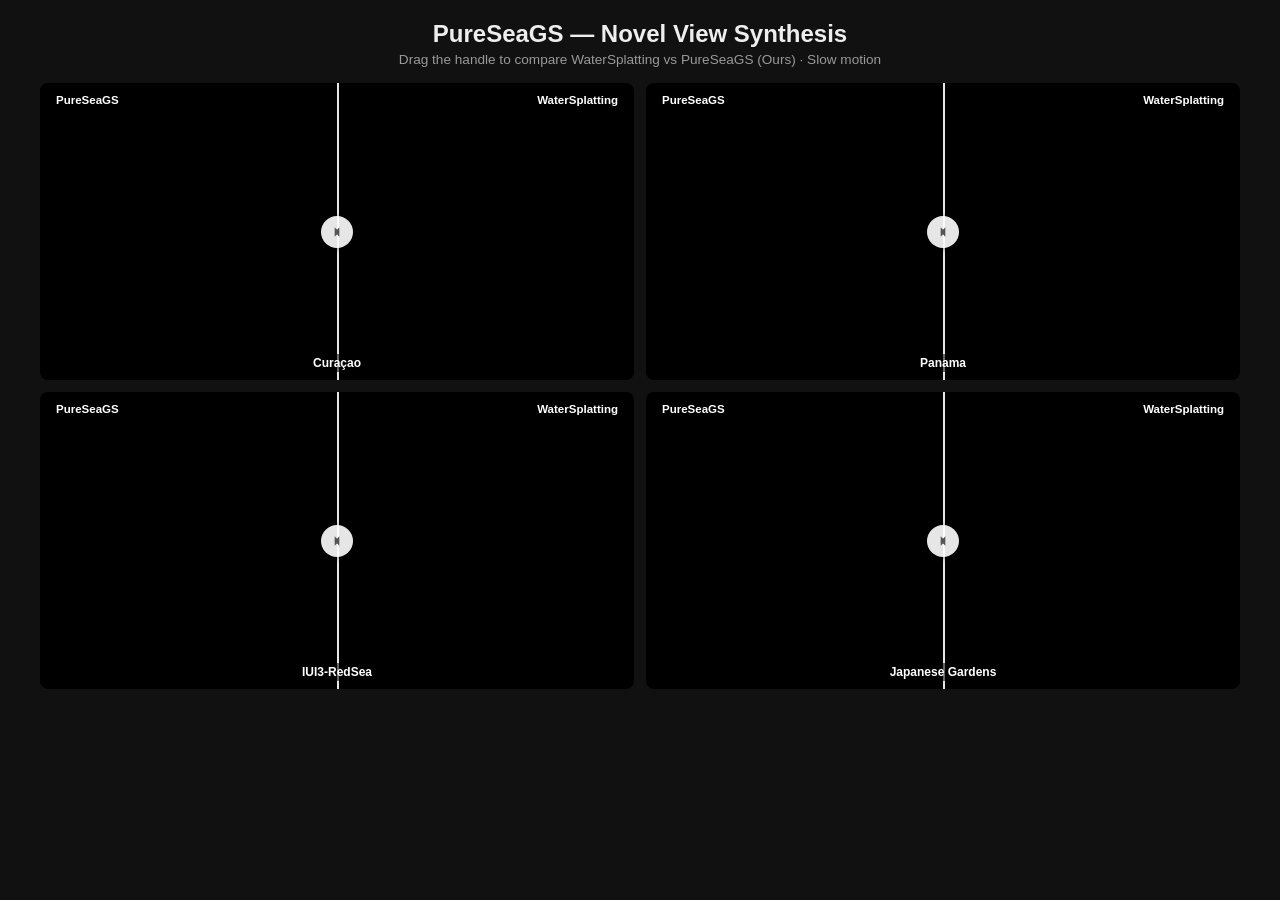
<file: index_2x2.html>
<!DOCTYPE html>
<html lang="en">
<head>
  <meta charset="UTF-8">
  <meta name="viewport" content="width=device-width, initial-scale=1.0">
  <title>PureSeaGS | 2×2 Comparison</title>

  <style>
    *, *::before, *::after { box-sizing: border-box; margin: 0; padding: 0; }

    body {
      font-family: -apple-system, BlinkMacSystemFont, 'Segoe UI', Roboto, 'Helvetica Neue', Arial, sans-serif;
      background: #111; color: #eee;
      padding: 20px;
    }

    h1 { text-align: center; font-size: 1.5rem; margin-bottom: 4px; }
    .sub { text-align: center; color: #999; font-size: 0.85rem; margin-bottom: 16px; }

    .grid-2x2 {
      display: grid;
      grid-template-columns: 1fr 1fr;
      gap: 12px;
      max-width: 1200px;
      margin: 0 auto;
    }

    @media (max-width: 800px) {
      .grid-2x2 { grid-template-columns: 1fr; }
    }

    /* ===== Slider (compact) ===== */
    .slider-wrap {
      position: relative;
      width: 100%;
      border-radius: 8px;
      overflow: hidden;
      background: #000;
      cursor: ew-resize;
      user-select: none;
      -webkit-user-select: none;
      touch-action: none;
    }
    .slider-wrap .vid-base {
      display: block;
      width: 100%;
    }

    .slider-clip {
      position: absolute;
      top: 0; left: 0;
      height: 100%;
      overflow: hidden;
      pointer-events: none;
    }
    .slider-clip video {
      position: absolute;
      top: 0; left: 0;
      height: 100%;
      display: block;
    }

    .slider-line {
      position: absolute;
      top: 0; bottom: 0;
      width: 2px;
      background: rgba(255,255,255,0.9);
      pointer-events: none;
      z-index: 2;
    }
    .slider-handle {
      position: absolute;
      top: 50%;
      width: 32px; height: 32px;
      margin-left: -16px; margin-top: -16px;
      background: rgba(255,255,255,0.9);
      border-radius: 50%;
      display: flex; align-items: center; justify-content: center;
      pointer-events: none;
      z-index: 3;
      box-shadow: 0 1px 6px rgba(0,0,0,0.4);
    }
    .slider-handle svg { width: 14px; height: 14px; fill: #555; }

    .slider-label {
      position: absolute; top: 8px;
      padding: 3px 8px;
      font-size: 0.72rem; font-weight: 600;
      color: #fff;
      background: rgba(0,0,0,0.55);
      border-radius: 4px;
      pointer-events: none;
      z-index: 4;
    }
    .slider-label.left  { left: 8px; }
    .slider-label.right { right: 8px; }

    .scene-name {
      position: absolute; bottom: 8px; left: 50%;
      transform: translateX(-50%);
      padding: 2px 10px;
      font-size: 0.75rem; font-weight: 600;
      color: #fff;
      background: rgba(0,0,0,0.55);
      border-radius: 4px;
      pointer-events: none;
      z-index: 4;
      white-space: nowrap;
    }
  </style>
</head>
<body>

<h1>PureSeaGS — Novel View Synthesis</h1>
<p class="sub">Drag the handle to compare WaterSplatting vs PureSeaGS (Ours) · Slow motion</p>

<div class="grid-2x2">

  <!-- Curasao -->
  <div class="slider-wrap" id="s-curasao">
    <video class="vid-base" id="v-curasao-ws" src="videos/curasao_ws_slow.mp4" muted loop playsinline></video>
    <div class="slider-clip" id="clip-curasao">
      <video id="v-curasao-ps" src="videos/curasao_ps_slow.mp4" muted loop playsinline></video>
    </div>
    <div class="slider-line" id="line-curasao"></div>
    <div class="slider-handle" id="handle-curasao">
      <svg viewBox="0 0 24 24"><path d="M8 4l8 8-8 8z"/><path d="M16 4l-8 8 8 8z"/></svg>
    </div>
    <div class="slider-label left">PureSeaGS</div>
    <div class="slider-label right">WaterSplatting</div>
    <div class="scene-name">Cura&ccedil;ao</div>
  </div>

  <!-- Panama -->
  <div class="slider-wrap" id="s-panama">
    <video class="vid-base" id="v-panama-ws" src="videos/panama_ws_slow.mp4" muted loop playsinline></video>
    <div class="slider-clip" id="clip-panama">
      <video id="v-panama-ps" src="videos/panama_ps_slow.mp4" muted loop playsinline></video>
    </div>
    <div class="slider-line" id="line-panama"></div>
    <div class="slider-handle" id="handle-panama">
      <svg viewBox="0 0 24 24"><path d="M8 4l8 8-8 8z"/><path d="M16 4l-8 8 8 8z"/></svg>
    </div>
    <div class="slider-label left">PureSeaGS</div>
    <div class="slider-label right">WaterSplatting</div>
    <div class="scene-name">Panama</div>
  </div>

  <!-- IUI3 -->
  <div class="slider-wrap" id="s-iui3">
    <video class="vid-base" id="v-iui3-ws" src="videos/iui3_ws_slow.mp4" muted loop playsinline></video>
    <div class="slider-clip" id="clip-iui3">
      <video id="v-iui3-ps" src="videos/iui3_ps_slow.mp4" muted loop playsinline></video>
    </div>
    <div class="slider-line" id="line-iui3"></div>
    <div class="slider-handle" id="handle-iui3">
      <svg viewBox="0 0 24 24"><path d="M8 4l8 8-8 8z"/><path d="M16 4l-8 8 8 8z"/></svg>
    </div>
    <div class="slider-label left">PureSeaGS</div>
    <div class="slider-label right">WaterSplatting</div>
    <div class="scene-name">IUI3-RedSea</div>
  </div>

  <!-- Japanese -->
  <div class="slider-wrap" id="s-japanese">
    <video class="vid-base" id="v-japanese-ws" src="videos/japanese_ws_slow.mp4" muted loop playsinline></video>
    <div class="slider-clip" id="clip-japanese">
      <video id="v-japanese-ps" src="videos/japanese_ps_slow.mp4" muted loop playsinline></video>
    </div>
    <div class="slider-line" id="line-japanese"></div>
    <div class="slider-handle" id="handle-japanese">
      <svg viewBox="0 0 24 24"><path d="M8 4l8 8-8 8z"/><path d="M16 4l-8 8 8 8z"/></svg>
    </div>
    <div class="slider-label left">PureSeaGS</div>
    <div class="slider-label right">WaterSplatting</div>
    <div class="scene-name">Japanese Gardens</div>
  </div>

</div>

<script>
(function() {
  var scenes = ['curasao', 'panama', 'iui3', 'japanese'];

  scenes.forEach(function(scene) {
    var wrap   = document.getElementById('s-' + scene);
    var wsVid  = document.getElementById('v-' + scene + '-ws');
    var psVid  = document.getElementById('v-' + scene + '-ps');
    var clip   = document.getElementById('clip-' + scene);
    var line   = document.getElementById('line-' + scene);
    var handle = document.getElementById('handle-' + scene);

    if (!wrap || !wsVid || !psVid) return;

    var fraction = 0.5;
    var dragging = false;
    var syncing = false;
    var retryTimer = null;

    function keepOursPlaying() {
      if (wsVid.paused || !psVid.paused || psVid.ended || psVid.readyState < HTMLMediaElement.HAVE_CURRENT_DATA) return;
      var playPromise = psVid.play();
      if (playPromise && typeof playPromise.catch === 'function') {
        playPromise.catch(function() {});
      }
    }

    function retryOursPlayback() {
      clearTimeout(retryTimer);
      retryTimer = setTimeout(function() {
        if (!wsVid.paused) keepOursPlaying();
      }, 150);
    }

    function updateClip() {
      var w = wrap.offsetWidth;
      psVid.style.width = w + 'px';
      clip.style.width = (fraction * 100) + '%';
      clip.style.clipPath = 'none';
      line.style.left = (fraction * 100) + '%';
      handle.style.left = (fraction * 100) + '%';
    }
    updateClip();
    window.addEventListener('resize', updateClip);

    // Sync: WS master → PS slave
    function syncPS() {
      if (syncing || psVid.readyState < HTMLMediaElement.HAVE_CURRENT_DATA || psVid.seeking) return;
      syncing = true;
      psVid.currentTime = wsVid.currentTime;
      psVid.playbackRate = 1;
      syncing = false;
    }
    function syncLoop() {
      if (!dragging && !wsVid.paused &&
          psVid.readyState >= HTMLMediaElement.HAVE_CURRENT_DATA && !psVid.seeking) {
        var drift = psVid.currentTime - wsVid.currentTime;
        if (Math.abs(drift) > 0.25) {
          syncPS();
        } else {
          var targetRate = Math.abs(drift) < 0.03 ? 1 : (drift < 0 ? 1.02 : 0.98);
          if (psVid.playbackRate !== targetRate) psVid.playbackRate = targetRate;
        }
        keepOursPlaying();
      }
      requestAnimationFrame(syncLoop);
    }
    syncLoop();
    wsVid.addEventListener('seeked', syncPS);
    wsVid.addEventListener('play',  function() { syncPS(); keepOursPlaying(); });
    wsVid.addEventListener('pause', function() { psVid.pause(); psVid.playbackRate = 1; });
    ['canplay', 'canplaythrough', 'loadeddata', 'playing', 'progress', 'stalled', 'waiting'].forEach(function(eventName) {
      psVid.addEventListener(eventName, retryOursPlayback);
    });

    // Drag
    function toFraction(e) {
      var rect = wrap.getBoundingClientRect();
      var x = e.touches ? e.touches[0].clientX : e.clientX;
      return Math.max(0.02, Math.min(0.98, (x - rect.left) / rect.width));
    }

    wrap.addEventListener('pointerdown', function(e) {
      dragging = true;
      wrap.setPointerCapture(e.pointerId);
      fraction = toFraction(e);
      updateClip();
      psVid.playbackRate = 1;
      wsVid.pause();
      psVid.pause();
    });
    wrap.addEventListener('pointermove', function(e) {
      if (!dragging) return;
      fraction = toFraction(e);
      updateClip();
    });
    function stopDrag(e) {
      if (!dragging) return;
      dragging = false;
      wrap.releasePointerCapture(e.pointerId);
      psVid.currentTime = wsVid.currentTime;
      psVid.playbackRate = 1;
      wsVid.play();
      psVid.play();
    }
    wrap.addEventListener('pointerup', stopDrag);
    wrap.addEventListener('pointerleave', stopDrag);

    // Start
    wsVid.loop = true;
    psVid.loop = true;
    wsVid.play().catch(function() {});
    psVid.play().catch(function() {});
  });
})();
</script>

</body>
</html>
</file>
